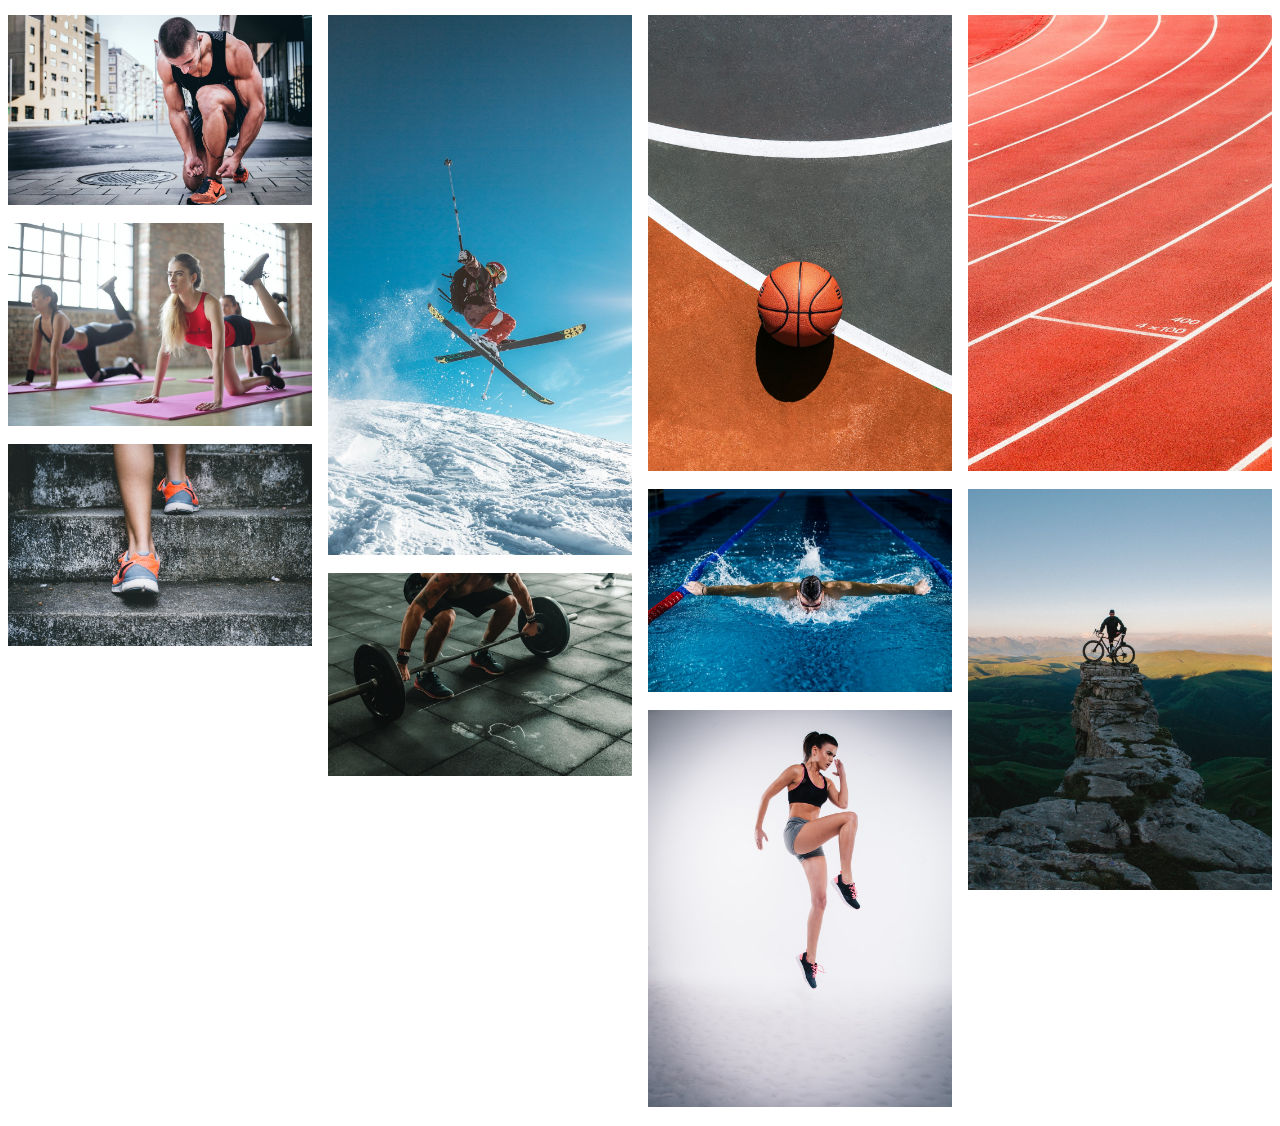
<file: ex01/src/index.html>
<!DOCTYPE html>
<html lang="en">
<head>
    <meta charset="UTF-8">
    <meta http-equiv="X-UA-Compatible" content="IE=edge">
    <meta name="viewport" content="width=device-width, initial-scale=1.0">
    <title>Gallery page</title>
    <link rel="stylesheet" href="../styles/index.css">
</head>
<body>
    <div class="mpi-container">
        <div class="masonry-container">
            <img class="masonry-img" src="../images/img1.jpg">
            <img class="masonry-img" src="../images/img2.jpg">
            <img class="masonry-img" src="../images/img3.jpg">
            <img class="masonry-img" src="../images/img4.jpg">
            <img class="masonry-img" src="../images/img5.jpg">
            <img class="masonry-img" src="../images/img6.jpg">
            <img class="masonry-img" src="../images/img7.jpg">
            <img class="masonry-img" src="../images/img8.jpg">
            <img class="masonry-img" src="../images/img9.jpg">
            <img class="masonry-img" src="../images/img10.jpg">
        </div>
        <div id="page-overlay"></div>
        <div class="masonry-modal" id="masonry-modal">
            <span class="close" id="masonry-close">&times;</span>
            <div class="modal-container">
                <img id="modal-img" />
                <div id="modal-content"></div>
            </div>
        </div>
    </div>
    <script src="../scripts/index.js"></script>
</body>
</html>
</file>
<file: ex01/styles/index.css>
.mpi-container {
  max-width: 1280px;
  margin: 0 auto;
  position: relative;
}
.masonry-container {
  -webkit-column-count: 4;
  -moz-column-count: 4;
  column-count: 4;
}
.masonry-container img {
  width: 100%;
  padding: 7px 0;
}
@media (max-width: 500px) {
  .masonry-container {
    -webkit-column-count: 1; 
    -moz-column-count: 1; 
    column-count: 1;
  }
}
#page-overlay {
  display: none;
  width: 100%;
  height: 100%;
  position: fixed;
  top: 0;
  left: 0;
  background: #000;
  opacity: 0.75;
}
#masonry-modal {
  width: 80%;
  max-width: 1000px;
  min-height: 100px;
  max-height: 100%;
  display: none;
  position: fixed;
  top: 50%;
  left: 50%;
  transform: translate(-50%, -50%);
  z-index: 9999;
  text-align: center;
}
#modal-content {
  color: #fff;
  font-size: 16px;
  text-align: center;
}
#modal-img {
  position: relative;
  max-width: 80%;
  max-height: 80%;
}
.close {
  position: absolute;
  top: 15px;
  right: 35px;
  color: #f1f1f1;
  font-size: 40px;
  font-weight: bold;
  transition: 0.3s;
}
.close:hover,
.close:focus {
  color: #bbb;
  text-decoration: none;
  cursor: pointer;
}
img:hover {
  opacity: 0.5;
}
</file>
